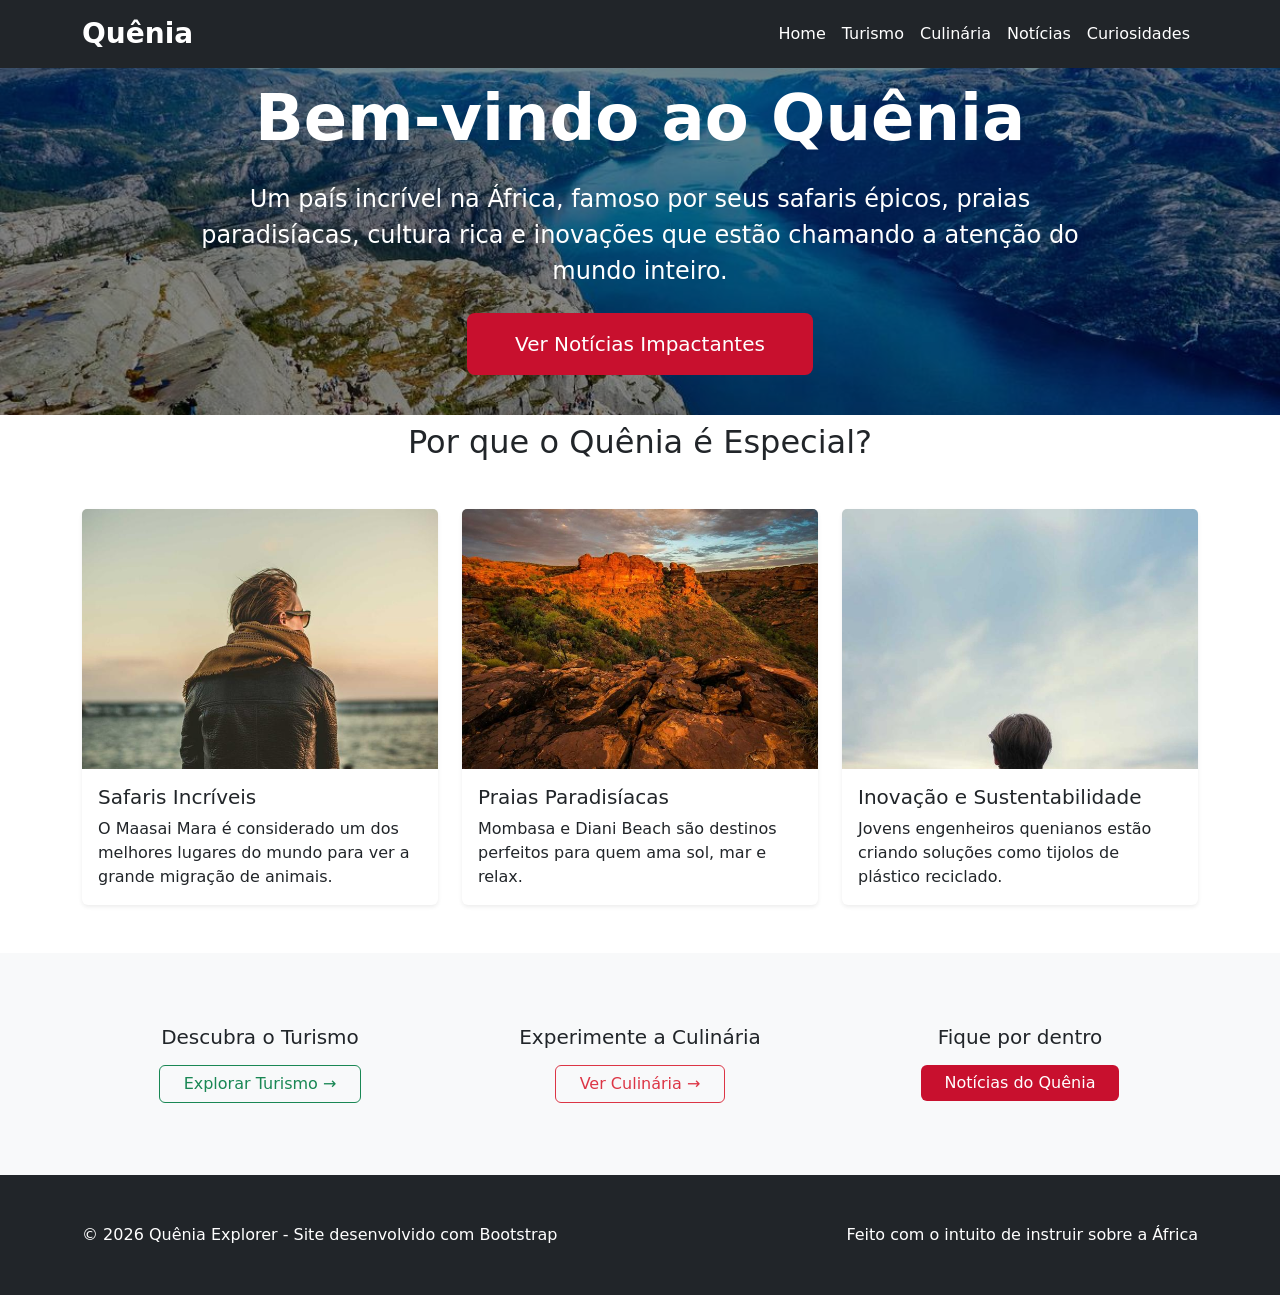
<file: index.html>
<!DOCTYPE html>
<html lang="pt-BR">
<head>
    <meta charset="UTF-8">
    <meta name="viewport" content="width=device-width, initial-scale=1.0">
    <title>Quênia - Descubra o Paraíso Africano</title>
    <link href="https://cdn.jsdelivr.net/npm/bootstrap@5.3.3/dist/css/bootstrap.min.css" rel="stylesheet">
    <link rel="stylesheet" href="style.css">
</head>
<body>

    <!-- Navbar -->
    <nav class="navbar navbar-expand-lg navbar-dark fixed-top">
        <div class="container">
            <a class="navbar-brand fw-bold fs-3" href="index.html">Quênia</a>
            <button class="navbar-toggler" type="button" data-bs-toggle="collapse" data-bs-target="#navbarNav">
                <span class="navbar-toggler-icon"></span>
            </button>
            <div class="collapse navbar-collapse" id="navbarNav">
                <ul class="navbar-nav ms-auto">
                    <li class="nav-item"><a class="nav-link active" href="index.html">Home</a></li>
                    <li class="nav-item"><a class="nav-link" href="turismo.html">Turismo</a></li>
                    <li class="nav-item"><a class="nav-link" href="culinaria.html">Culinária</a></li>
                    <li class="nav-item"><a class="nav-link" href="noticias.html">Notícias</a></li>
                    <li class="nav-item"><a class="nav-link" href="curiosidades.html">Curiosidades</a></li>
                </ul>
            </div>
        </div>
    </nav>

    <!-- Hero -->
    <section class="hero position-relative d-flex align-items-center text-center text-white">
        <img src="imagens/hero.jpg" class="position-absolute w-100 h-100 object-fit-cover hero-bg" alt="Paisagem do Quênia">
        <div class="hero-overlay"></div>
        
        <div class="container position-relative">
            <div class="row justify-content-center">
                <div class="col-lg-10">
                    <h1 class="display-3 fw-bold mb-4">Bem-vindo ao Quênia</h1>
                    <p class="lead fs-4 mb-4">Um país incrível na África, famoso por seus safaris épicos, praias paradisíacas, 
                    cultura rica e inovações que estão chamando a atenção do mundo inteiro.</p>
                    <a href="noticias.html" class="btn btn-kenya btn-lg px-5 py-3">Ver Notícias Impactantes</a>
                </div>
            </div>
        </div>
    </section>

    <!-- Por que o Quênia é Especial -->
    <section class="py-5">
        <div class="container">
            <h2 class="text-center mb-5">Por que o Quênia é Especial?</h2>
            <div class="row g-4">
                <div class="col-md-4">
                    <div class="card h-100 border-0 shadow-sm">
                        <img src="imagens/maasai.jpg" class="card-img-top card-img-fixed" alt="Safari">
                        <div class="card-body">
                            <h5 class="card-title">Safaris Incríveis</h5>
                            <p class="card-text">O Maasai Mara é considerado um dos melhores lugares do mundo para ver a grande migração de animais.</p>
                        </div>
                    </div>
                </div>
                <div class="col-md-4">
                    <div class="card h-100 border-0 shadow-sm">
                        <img src="imagens/mombasa.jpg" class="card-img-top card-img-fixed" alt="Praia">
                        <div class="card-body">
                            <h5 class="card-title">Praias Paradisíacas</h5>
                            <p class="card-text">Mombasa e Diani Beach são destinos perfeitos para quem ama sol, mar e relax.</p>
                        </div>
                    </div>
                </div>
                <div class="col-md-4">
                    <div class="card h-100 border-0 shadow-sm">
                        <img src="imagens/nzambi.jpg" class="card-img-top card-img-fixed" alt="Inovação">
                        <div class="card-body">
                            <h5 class="card-title">Inovação e Sustentabilidade</h5>
                            <p class="card-text">Jovens engenheiros quenianos estão criando soluções como tijolos de plástico reciclado.</p>
                        </div>
                    </div>
                </div>
            </div>
        </div>
    </section>

    <!-- Links Rápidos -->
    <section class="bg-light py-5">
        <div class="container">
            <div class="row text-center g-4">
                <div class="col-md-4">
                    <div class="p-4">
                        <h5 class="mb-3">Descubra o Turismo</h5>
                        <a href="turismo.html" class="btn btn-outline-success px-4">Explorar Turismo →</a>
                    </div>
                </div>
                <div class="col-md-4">
                    <div class="p-4">
                        <h5 class="mb-3">Experimente a Culinária</h5>
                        <a href="culinaria.html" class="btn btn-outline-danger px-4">Ver Culinária →</a>
                    </div>
                </div>
                <div class="col-md-4">
                    <div class="p-4">
                        <h5 class="mb-3">Fique por dentro</h5>
                        <a href="noticias.html" class="btn btn-kenya px-4">Notícias do Quênia</a>
                    </div>
                </div>
            </div>
        </div>
    </section>

    <!-- Footer -->
    <footer class="bg-dark text-white py-5">
        <div class="container">
            <div class="row">
                <div class="col-md-6">
                    <p class="mb-0">© 2026 Quênia Explorer - Site desenvolvido com Bootstrap</p>
                </div>
                <div class="col-md-6 text-md-end">
                    <p class="mb-0">Feito com o intuito de instruir sobre a África</p>
                </div>
            </div>
        </div>
    </footer>

    <script src="https://cdn.jsdelivr.net/npm/bootstrap@5.3.3/dist/js/bootstrap.bundle.min.js"></script>
</body>
</html>
</file>
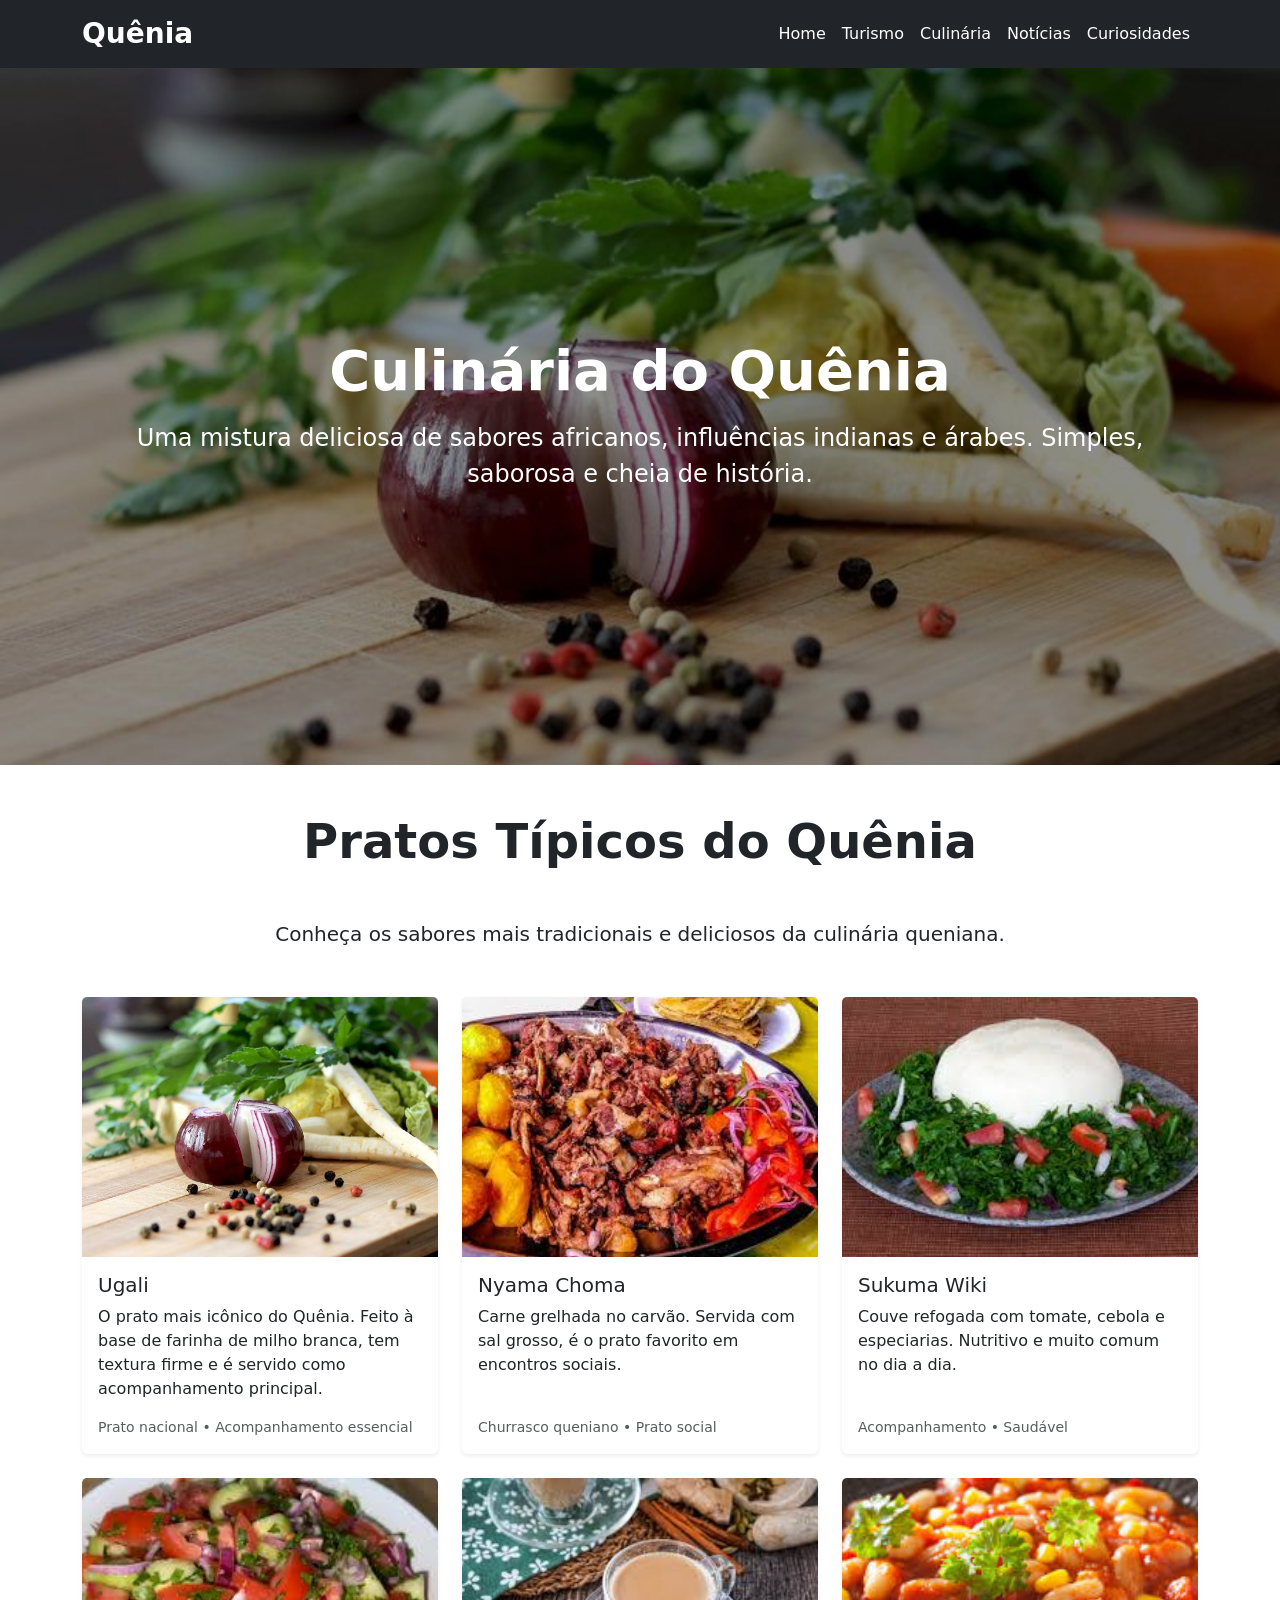
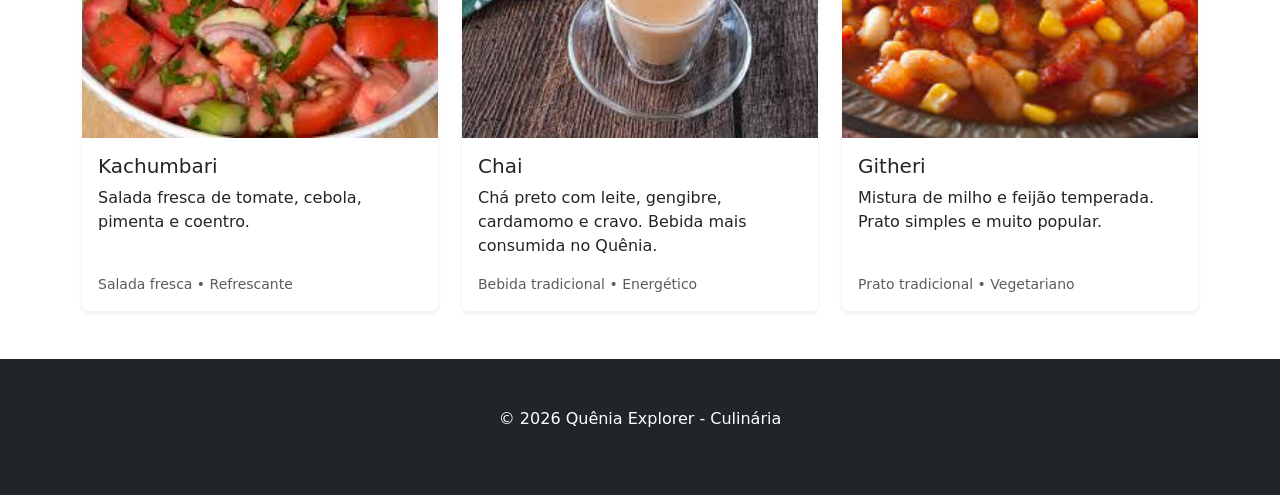
<file: culinaria.html>
<!DOCTYPE html>
<html lang="pt-BR">
<head>
    <meta charset="UTF-8">
    <meta name="viewport" content="width=device-width, initial-scale=1.0">
    <title>Quênia - Culinária Típica</title>
    <link href="https://cdn.jsdelivr.net/npm/bootstrap@5.3.3/dist/css/bootstrap.min.css" rel="stylesheet">
    <link rel="stylesheet" href="style.css">
</head>
<body>

    <nav class="navbar navbar-expand-lg navbar-dark bg-dark fixed-top">
        <div class="container">
            <a class="navbar-brand fw-bold fs-3" href="index.html">Quênia</a>
            <button class="navbar-toggler" type="button" data-bs-toggle="collapse" data-bs-target="#navbarNav">
                <span class="navbar-toggler-icon"></span>
            </button>
            <div class="collapse navbar-collapse" id="navbarNav">
                <ul class="navbar-nav ms-auto">
                    <li class="nav-item"><a class="nav-link" href="index.html">Home</a></li>
                    <li class="nav-item"><a class="nav-link" href="turismo.html">Turismo</a></li>
                    <li class="nav-item"><a class="nav-link active" href="culinaria.html">Culinária</a></li>
                    <li class="nav-item"><a class="nav-link" href="noticias.html">Notícias</a></li>
                    <li class="nav-item"><a class="nav-link" href="curiosidades.html">Curiosidades</a></li>
                </ul>
            </div>
        </div>
    </nav>

    <section class="culinaria-hero position-relative d-flex align-items-center text-center text-white">
        <img src="imagens/ugali.jpg" class="position-absolute w-100 h-100 object-fit-cover hero-bg" alt="Pratos típicos do Quênia">
        <div class="hero-overlay"></div>

        <div class="container position-relative">
            <h1 class="display-4 fw-bold mb-3 hero-title">Culinária do Quênia</h1>
            <p class="lead fs-4">Uma mistura deliciosa de sabores africanos, influências indianas e árabes. Simples, saborosa e cheia de história.</p>
        </div>
    </section>

    <section class="py-5">
        <div class="container">
            <h2 class="text-center mb-5 display-5">Pratos Típicos do Quênia</h2>
            <p class="text-center lead mb-5">Conheça os sabores mais tradicionais e deliciosos da culinária queniana.</p>

            <div class="row g-4">
                <div class="col-md-6 col-lg-4">
                    <div class="card h-100 border-0 shadow-sm">
                        <img src="imagens/ugali.jpg" class="card-img-top card-img-fixed" alt="Ugali">
                        <div class="card-body d-flex flex-column">
                            <h5 class="card-title">Ugali</h5>
                            <p class="card-text">O prato mais icônico do Quênia. Feito à base de farinha de milho branca, tem textura firme e é servido como acompanhamento principal.</p>
                            <small class="text-muted mt-auto">Prato nacional • Acompanhamento essencial</small>
                        </div>
                    </div>
                </div>

                <div class="col-md-6 col-lg-4">
                    <div class="card h-100 border-0 shadow-sm">
                        <img src="imagens/nyama.jpg" class="card-img-top card-img-fixed" alt="Nyama Choma">
                        <div class="card-body d-flex flex-column">
                            <h5 class="card-title">Nyama Choma</h5>
                            <p class="card-text">Carne grelhada no carvão. Servida com sal grosso, é o prato favorito em encontros sociais.</p>
                            <small class="text-muted mt-auto">Churrasco queniano • Prato social</small>
                        </div>
                    </div>
                </div>

                <div class="col-md-6 col-lg-4">
                    <div class="card h-100 border-0 shadow-sm">
                        <img src="imagens/Fukuma Misushi.jpg" class="card-img-top card-img-fixed" alt="Sukuma Wiki">
                        <div class="card-body d-flex flex-column">
                            <h5 class="card-title">Sukuma Wiki</h5>
                            <p class="card-text">Couve refogada com tomate, cebola e especiarias. Nutritivo e muito comum no dia a dia.</p>
                            <small class="text-muted mt-auto">Acompanhamento • Saudável</small>
                        </div>
                    </div>
                </div>

                <div class="col-md-6 col-lg-4">
                    <div class="card h-100 border-0 shadow-sm">
                        <img src="imagens/kachumba.jpg" class="card-img-top card-img-fixed" alt="Kachumbari">
                        <div class="card-body d-flex flex-column">
                            <h5 class="card-title">Kachumbari</h5>
                            <p class="card-text">Salada fresca de tomate, cebola, pimenta e coentro.</p>
                            <small class="text-muted mt-auto">Salada fresca • Refrescante</small>
                        </div>
                    </div>
                </div>

                <div class="col-md-6 col-lg-4">
                    <div class="card h-100 border-0 shadow-sm">
                        <img src="imagens/sai.jpg" class="card-img-top card-img-fixed" alt="Chai">
                        <div class="card-body d-flex flex-column">
                            <h5 class="card-title">Chai</h5>
                            <p class="card-text">Chá preto com leite, gengibre, cardamomo e cravo. Bebida mais consumida no Quênia.</p>
                            <small class="text-muted mt-auto">Bebida tradicional • Energético</small>
                        </div>
                    </div>
                </div>

                <div class="col-md-6 col-lg-4">
                    <div class="card h-100 border-0 shadow-sm">
                        <img src="imagens/gyutaro.jpg" class="card-img-top card-img-fixed" alt="Githeri">
                        <div class="card-body d-flex flex-column">
                            <h5 class="card-title">Githeri</h5>
                            <p class="card-text">Mistura de milho e feijão temperada. Prato simples e muito popular.</p>
                            <small class="text-muted mt-auto">Prato tradicional • Vegetariano</small>
                        </div>
                    </div>
                </div>
            </div>
        </div>
    </section>

    <footer class="bg-dark text-white py-5">
        <div class="container text-center">
            <p>© 2026 Quênia Explorer - Culinária</p>
        </div>
    </footer>

    <script src="https://cdn.jsdelivr.net/npm/bootstrap@5.3.3/dist/js/bootstrap.bundle.min.js"></script>
</body>
</html>
</file>
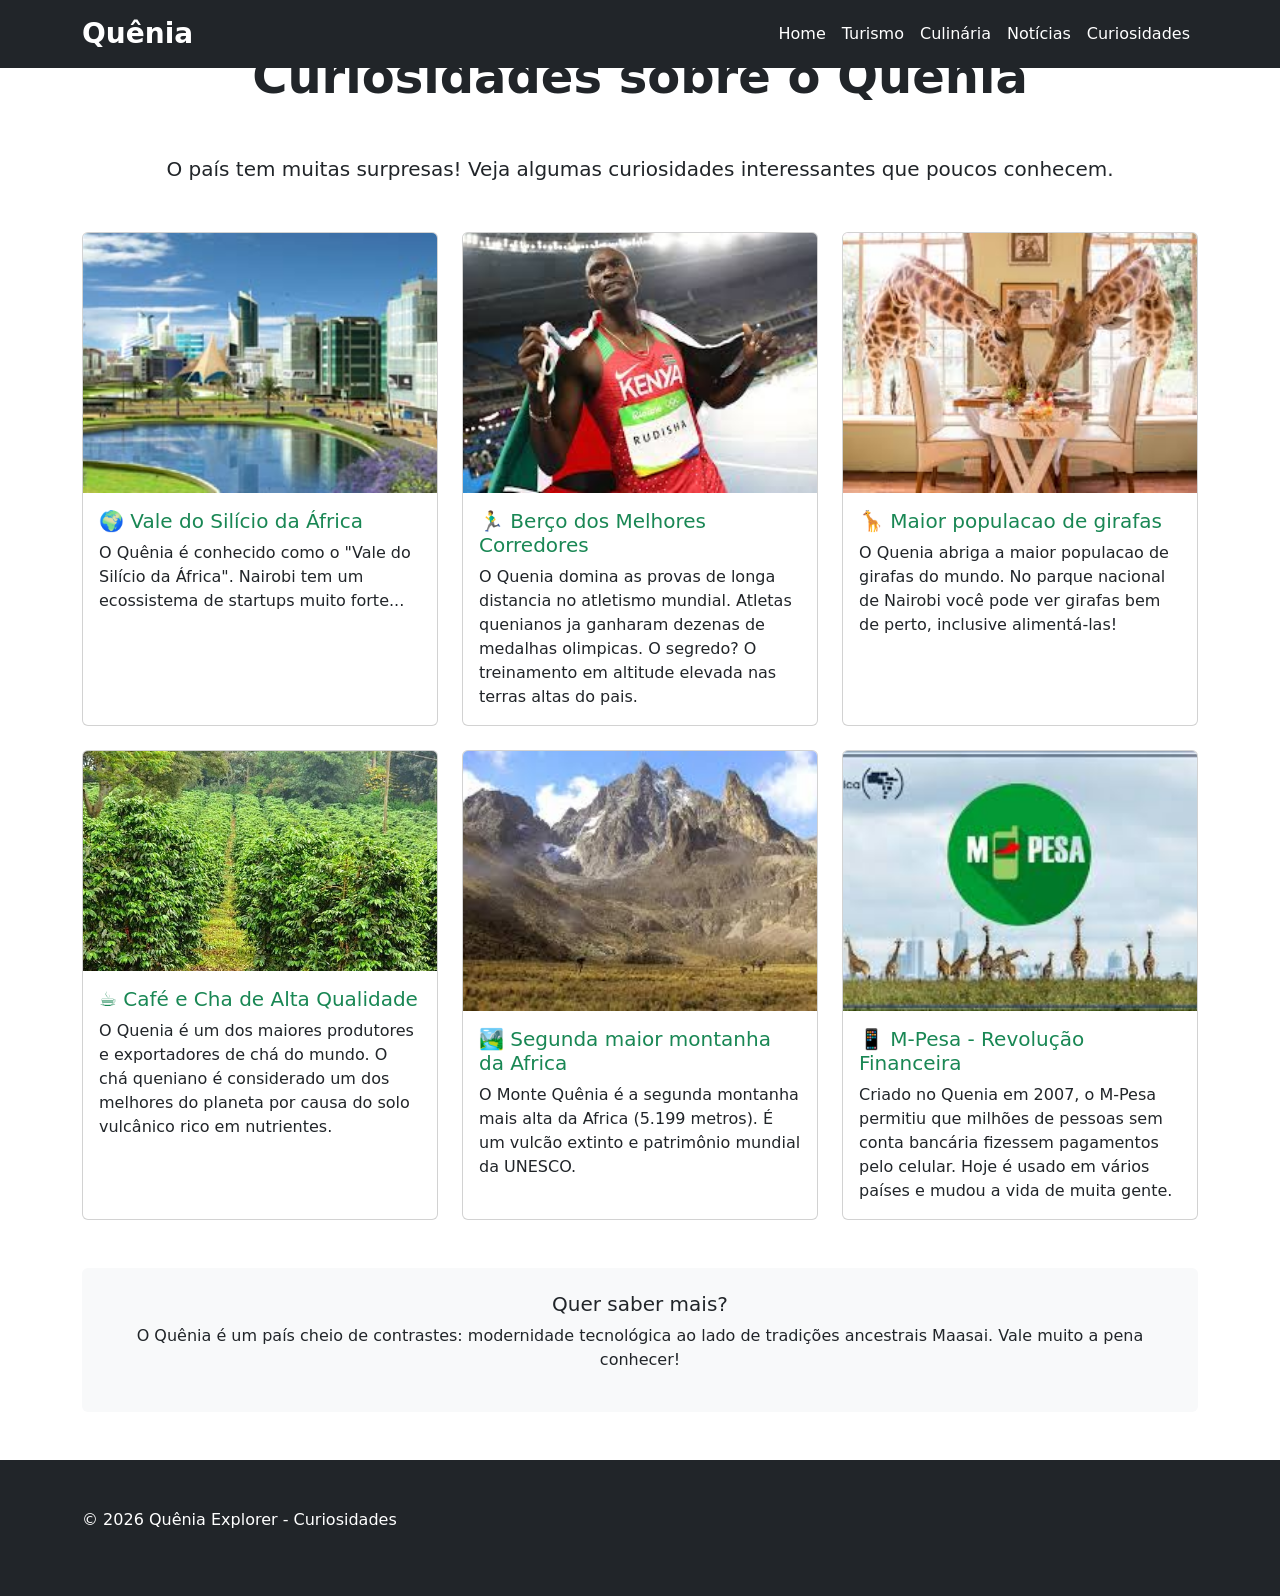
<file: curiosidades.html>
<!DOCTYPE html>
<html lang="pt-BR">
<head>
    <meta charset="UTF-8">
    <meta name="viewport" content="width=device-width, initial-scale=1.0">
    <title>Quênia - Curiosidades</title>
    <link href="https://cdn.jsdelivr.net/npm/bootstrap@5.3.3/dist/css/bootstrap.min.css" rel="stylesheet">
    <link rel="stylesheet" href="style.css">
</head>
<body>

    <nav class="navbar navbar-expand-lg navbar-dark fixed-top">
        <div class="container">
            <a class="navbar-brand fw-bold fs-3" href="index.html">Quênia</a>
            <button class="navbar-toggler" type="button" data-bs-toggle="collapse" data-bs-target="#navbarNav">
                <span class="navbar-toggler-icon"></span>
            </button>
            <div class="collapse navbar-collapse" id="navbarNav">
                <ul class="navbar-nav ms-auto">
                    <li class="nav-item"><a class="nav-link" href="index.html">Home</a></li>
                    <li class="nav-item"><a class="nav-link" href="turismo.html">Turismo</a></li>
                    <li class="nav-item"><a class="nav-link" href="culinaria.html">Culinária</a></li>
                    <li class="nav-item"><a class="nav-link" href="noticias.html">Notícias</a></li>
                    <li class="nav-item"><a class="nav-link active" href="curiosidades.html">Curiosidades</a></li>
                </ul>
            </div>
        </div>
    </nav>

    <section class="py-5">
        <div class="container">
            <h1 class="text-center mb-5 display-5">Curiosidades sobre o Quênia</h1>
            <p class="text-center lead mb-5">O país tem muitas surpresas! Veja algumas curiosidades interessantes que poucos conhecem.</p>

            <div class="row g-4">
                <!-- Os 6 cards de curiosidades -->
                <div class="col-md-6 col-lg-4">
                    <div class="card h-100">
                        <img src="imagens/vale.jpg" class="card-img-top card-img-fixed" alt="Vale do Silício">
                        <div class="card-body">
                            <h5 class="card-title text-success">🌍 Vale do Silício da África</h5>
                            <p class="card-text">O Quênia é conhecido como o "Vale do Silício da África". Nairobi tem um ecossistema de startups muito forte...</p>
                        </div>
                    </div>
                </div>
                <div class="col-md-6 col-lg-4">
                <div class="card h-100">
                    <img src="imagens/atleta.jpg" class="card-img-top card-img-fixed" alt="M-Pesa">
                    <div class="card-body">
                        <h5 class="card-title text-success">🏃‍♂️ Berço dos Melhores Corredores</h5>
                        <p class="card-text">O Quenia domina as provas de longa distancia no atletismo mundial. Atletas quenianos ja ganharam dezenas de medalhas olimpicas. O segredo? O treinamento em altitude elevada nas terras altas do pais.</p>
                    </div>
                </div>
            </div>

            <!-- Curiosidade 3 -->
            <div class="col-md-6 col-lg-4">
                <div class="card h-100">
                    <img src="imagens/girafa.jpg" class="card-img-top card-img-fixed" alt="M-Pesa">
                    <div class="card-body">
                        <h5 class="card-title text-success">🦒 Maior populacao de girafas</h5>
                        <p class="card-text">O Quenia abriga a maior populacao de girafas do mundo. No parque nacional de Nairobi você pode ver girafas bem de perto, inclusive alimentá-las!</p>
                    </div>
                </div>
            </div>

            <!-- Curiosidade 4 -->
            <div class="col-md-6 col-lg-4">
                <div class="card h-100">
                    <img src="imagens/cafe.jpg" class="card-img-top card-img-fixed" alt="M-Pesa" style="height: 220px; object-fit: cover;">
                    <div class="card-body">
                        <h5 class="card-title text-success">☕ Café e Cha de Alta Qualidade</h5>
                        <p class="card-text">O Quenia é um dos maiores produtores e exportadores de chá do mundo. O chá queniano é considerado um dos melhores do planeta por causa do solo vulcânico rico em nutrientes.</p>
                    </div>
                </div>
            </div>

            <!-- Curiosidade 5 -->
            <div class="col-md-6 col-lg-4">
                <div class="card h-100">
                    <img src="imagens/monte.jpg" class="card-img-top card-img-fixed" alt="M-Pesa">
                    <div class="card-body">
                        <h5 class="card-title text-success">🏞️ Segunda maior montanha da Africa</h5>
                        <p class="card-text">O Monte Quênia é a segunda montanha mais alta da Africa (5.199 metros). É um vulcão extinto e patrimônio mundial da UNESCO.</p>
                    </div>
                </div>
            </div>

            <!-- Curiosidade 6 -->
            <div class="col-md-6 col-lg-4">
                <div class="card h-100">
                    <img src="imagens/revolucao.jpg" class="card-img-top card-img-fixed" alt="M-Pesa">
                    <div class="card-body">
                        <h5 class="card-title text-success">📱 M-Pesa - Revolução Financeira</h5>
                        <p class="card-text">Criado no Quenia em 2007, o M-Pesa permitiu que milhões de pessoas sem conta bancária fizessem pagamentos pelo celular. Hoje é usado em vários países e mudou a vida de muita gente.</p>
                    </div>
                </div>
            </div>
            </div>

            <div class="mt-5 p-4 bg-light rounded text-center">
                <h5>Quer saber mais?</h5>
                <p>O Quênia é um país cheio de contrastes: modernidade tecnológica ao lado de tradições ancestrais Maasai. Vale muito a pena conhecer!</p>
            </div>
        </div>
    </section>

    <footer class="bg-dark text-white py-5">
        <div class="container">
            <p>© 2026 Quênia Explorer - Curiosidades</p>
        </div>
    </footer>

    <script src="https://cdn.jsdelivr.net/npm/bootstrap@5.3.3/dist/js/bootstrap.bundle.min.js"></script>
</body>
</html>
</file>
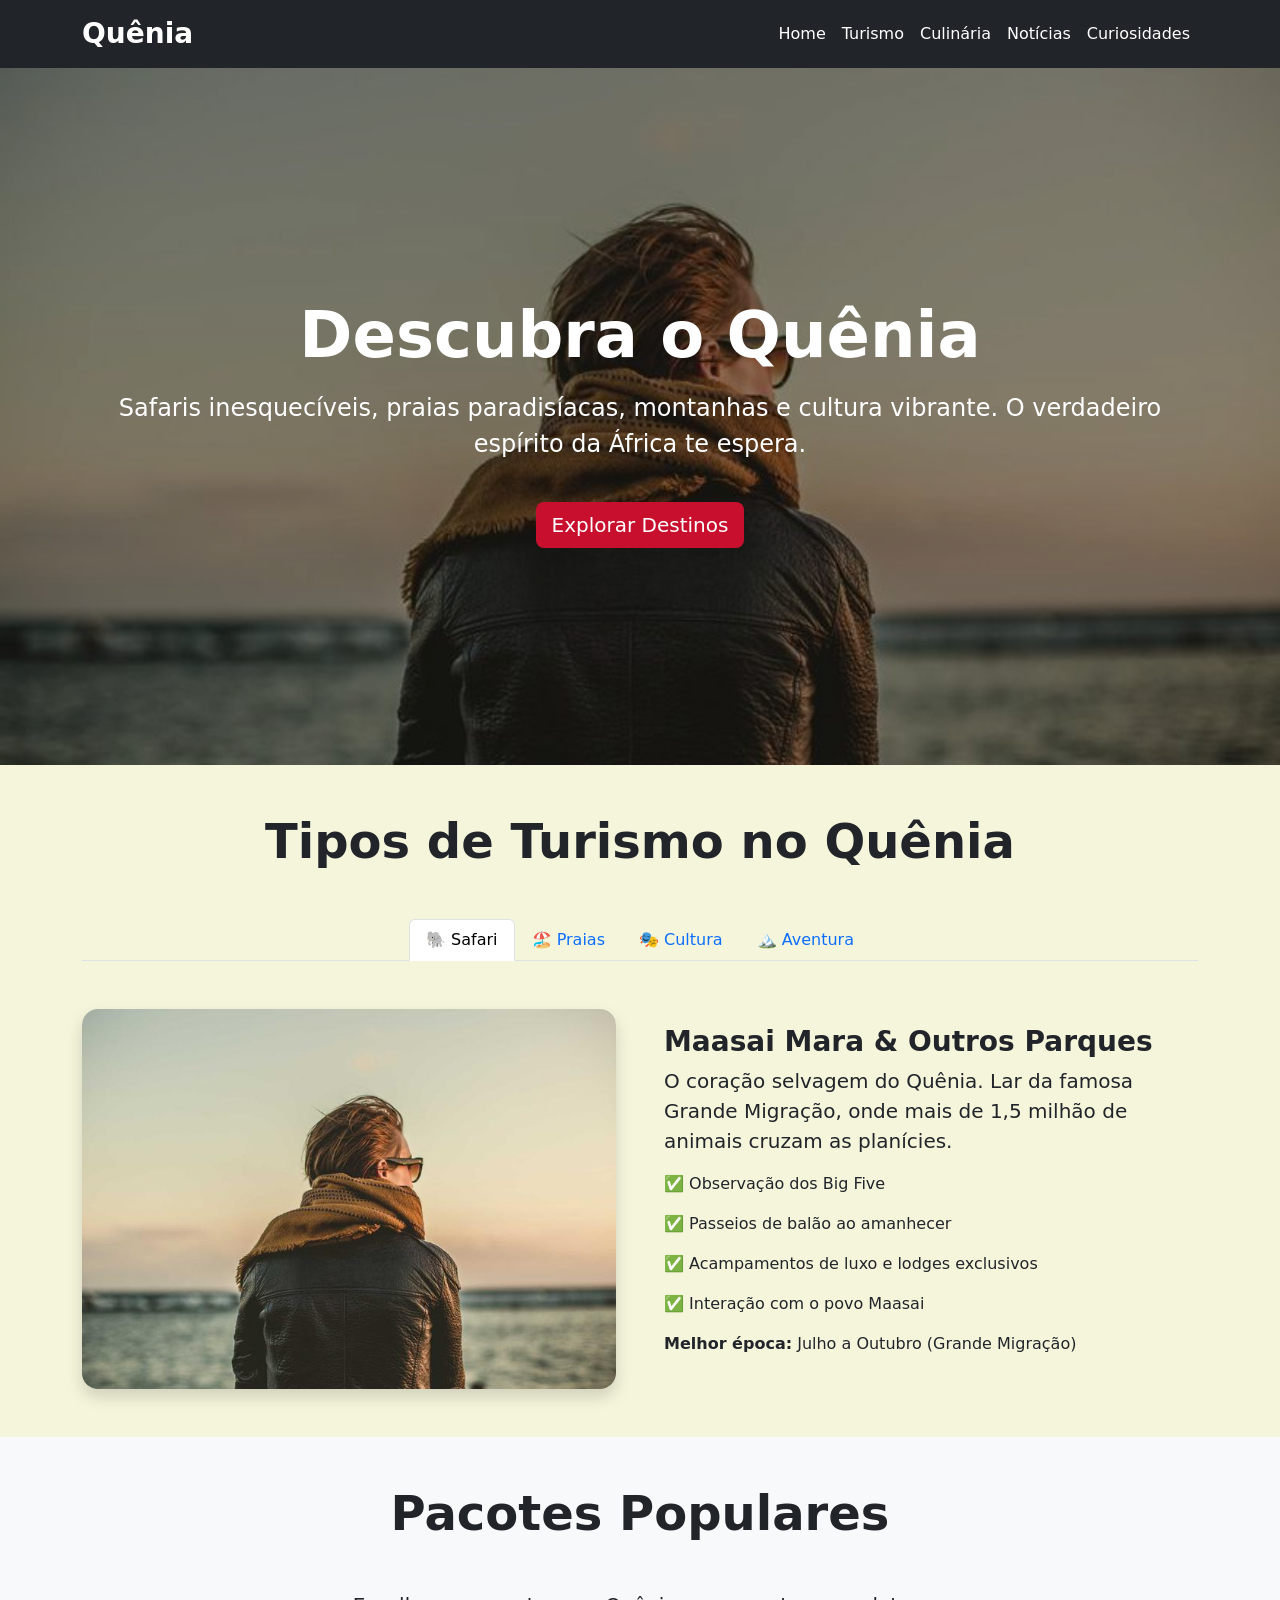
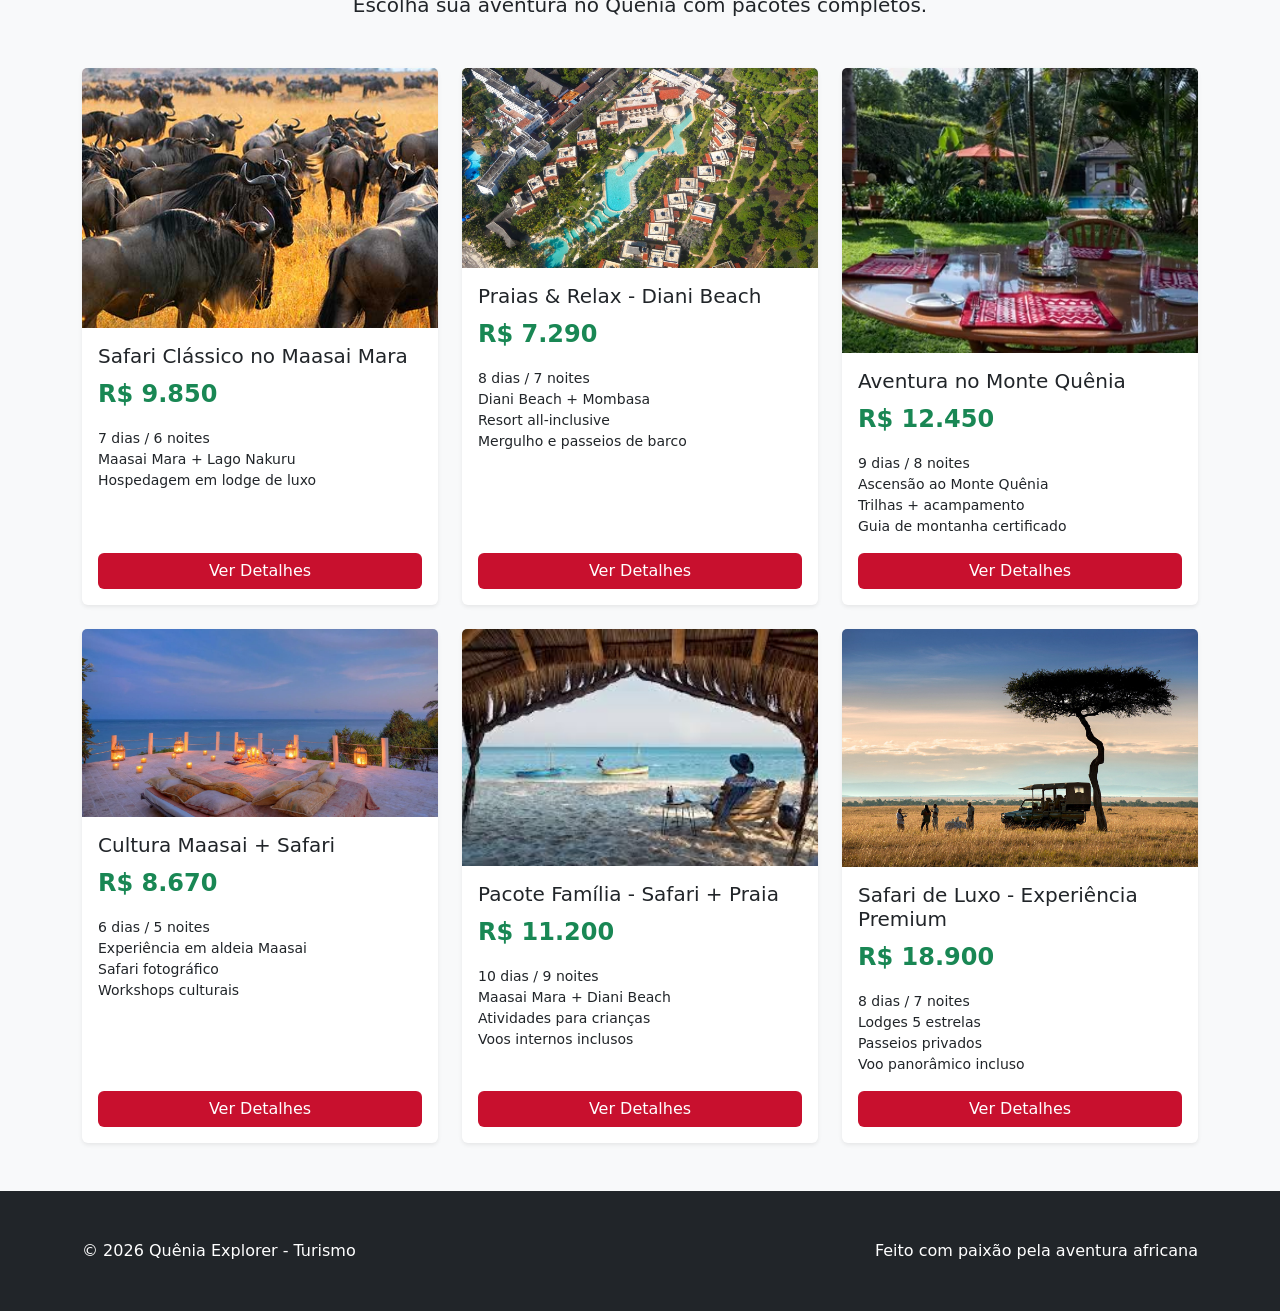
<file: turismo.html>
<!DOCTYPE html>
<html lang="pt-BR">
<head>
    <meta charset="UTF-8">
    <meta name="viewport" content="width=device-width, initial-scale=1.0">
    <title>Quênia - Turismo e Aventuras</title>
    <link href="https://cdn.jsdelivr.net/npm/bootstrap@5.3.3/dist/css/bootstrap.min.css" rel="stylesheet">
    <link rel="stylesheet" href="style.css">
</head>
<body>

    <!-- ==================== NAVBAR ==================== -->
    <nav class="navbar navbar-expand-lg navbar-dark bg-dark fixed-top">
        <div class="container">
            <a class="navbar-brand fw-bold fs-3" href="index.html">Quênia</a>
            <button class="navbar-toggler" type="button" data-bs-toggle="collapse" data-bs-target="#navbarNav">
                <span class="navbar-toggler-icon"></span>
            </button>
            <div class="collapse navbar-collapse" id="navbarNav">
                <ul class="navbar-nav ms-auto">
                    <li class="nav-item"><a class="nav-link" href="index.html">Home</a></li>
                    <li class="nav-item"><a class="nav-link active" href="turismo.html">Turismo</a></li>
                    <li class="nav-item"><a class="nav-link" href="culinaria.html">Culinária</a></li>
                    <li class="nav-item"><a class="nav-link" href="noticias.html">Notícias</a></li>
                    <li class="nav-item"><a class="nav-link" href="curiosidades.html">Curiosidades</a></li>
                </ul>
            </div>
        </div>
    </nav>

    <!-- ==================== HERO TURISMO ==================== -->
    <section class="turismo-hero position-relative d-flex align-items-center text-center text-white">
        <img src="imagens/maasai.jpg" class="position-absolute w-100 h-100 object-fit-cover hero-bg" alt="Safari no Quênia">
        <div class="hero-overlay"></div>

        <div class="container position-relative">
            <h1 class="display-3 fw-bold mb-3">Descubra o Quênia</h1>
            <p class="lead fs-4">Safaris inesquecíveis, praias paradisíacas, montanhas e cultura vibrante. O verdadeiro espírito da África te espera.</p>
            <a href="#destinos" class="btn btn-kenya btn-lg mt-4">Explorar Destinos</a>
        </div>
    </section>

    <!-- ==================== TABS DE TURISMO ==================== -->
    <section class="py-5" id="destinos" style="background-color: #f5f5dc;">
        <div class="container">
            <h2 class="text-center mb-5 display-5">Tipos de Turismo no Quênia</h2>

            <ul class="nav nav-tabs justify-content-center mb-5" id="turismoTabs" role="tablist">
                <li class="nav-item" role="presentation">
                    <button class="nav-link active" data-bs-toggle="tab" data-bs-target="#safari" type="button">🐘 Safari</button>
                </li>
                <li class="nav-item" role="presentation">
                    <button class="nav-link" data-bs-toggle="tab" data-bs-target="#praias" type="button">🏖️ Praias</button>
                </li>
                <li class="nav-item" role="presentation">
                    <button class="nav-link" data-bs-toggle="tab" data-bs-target="#cultura" type="button">🎭 Cultura</button>
                </li>
                <li class="nav-item" role="presentation">
                    <button class="nav-link" data-bs-toggle="tab" data-bs-target="#aventura" type="button">🏔️ Aventura</button>
                </li>
            </ul>

            <div class="tab-content">

                <!-- Tab Safari -->
                <div class="tab-pane fade show active" id="safari">
                    <div class="row g-5 align-items-center">
                        <div class="col-lg-6">
                            <img src="imagens/maasai.jpg" class="img-fluid rounded-4 shadow tab-image" alt="Maasai Mara">
                        </div>
                        <div class="col-lg-6">
                            <h3 class="fw-bold">Maasai Mara &amp; Outros Parques</h3>
                            <p class="lead">O coração selvagem do Quênia. Lar da famosa Grande Migração, onde mais de 1,5 milhão de animais cruzam as planícies.</p>
                            <ul class="list-unstyled">
                                <li class="mb-3">✅ Observação dos Big Five</li>
                                <li class="mb-3">✅ Passeios de balão ao amanhecer</li>
                                <li class="mb-3">✅ Acampamentos de luxo e lodges exclusivos</li>
                                <li class="mb-3">✅ Interação com o povo Maasai</li>
                            </ul>
                            <p><strong>Melhor época:</strong> Julho a Outubro (Grande Migração)</p>
                        </div>
                    </div>
                </div>

                <!-- Tab Praias -->
                <div class="tab-pane fade" id="praias">
                    <div class="row g-5 align-items-center">
                        <div class="col-lg-6">
                            <img src="imagens/mombasa.jpg" class="img-fluid rounded-4 shadow tab-image" alt="Praias de Mombasa">
                        </div>
                        <div class="col-lg-6">
                            <h3 class="fw-bold">Praias do Oceano Índico</h3>
                            <p class="lead">Águas cristalinas, recifes de coral e um clima tropical perfeito.</p>
                            <div class="row g-3">
                                <div class="col-6"><strong>Diani Beach</strong><br><small>Areia branca e resorts</small></div>
                                <div class="col-6"><strong>Mombasa</strong><br><small>História + praias</small></div>
                                <div class="col-6"><strong>Watamu</strong><br><small>Mergulho</small></div>
                                <div class="col-6"><strong>Lamu Island</strong><br><small>Arquitetura swahili</small></div>
                            </div>
                        </div>
                    </div>
                </div>

                <!-- Tab Cultura -->
                <div class="tab-pane fade" id="cultura">
                    <div class="row g-5 align-items-center">
                        <div class="col-lg-6">
                            <img src="imagens/turismo.webp" class="img-fluid rounded-4 shadow tab-image" alt="Cultura Maasai">
                        </div>
                        <div class="col-lg-6">
                            <h3 class="fw-bold">Cultura e Tradições</h3>
                            <p class="lead">Conheça o povo Maasai, danças tradicionais e a rica herança swahili.</p>
                            <ul>
                                <li class="mb-2">• Aldeias Maasai autênticas</li>
                                <li class="mb-2">• Mercados de artesanato</li>
                                <li class="mb-2">• Festivais culturais</li>
                                <li class="mb-2">• Museu Nacional do Quênia</li>
                            </ul>
                        </div>
                    </div>
                </div>

                <!-- Tab Aventura -->
                <div class="tab-pane fade" id="aventura">
                    <div class="row g-5 align-items-center">
                        <div class="col-lg-6">
                            <img src="imagens/aventura.jpg" class="img-fluid rounded-4 shadow tab-image" alt="Monte Quênia">
                        </div>
                        <div class="col-lg-6">
                            <h3 class="fw-bold">Aventura e Natureza</h3>
                            <p class="lead">Trilhas, montanhismo e esportes radicais.</p>
                            <ul>
                                <li class="mb-2">• Ascensão ao Monte Quênia</li>
                                <li class="mb-2">• Rafting no rio Tana</li>
                                <li class="mb-2">• Mergulho em recifes de coral</li>
                                <li class="mb-2">• Trekking no Hell's Gate</li>
                            </ul>
                        </div>
                    </div>
                </div>

            </div>
        </div>
    </section>

    <!-- ==================== PACOTES POPULARES ==================== -->
    <section class="py-5 bg-light">
        <div class="container">
            <h2 class="text-center mb-5 display-5">Pacotes Populares</h2>
            <p class="text-center lead mb-5">Escolha sua aventura no Quênia com pacotes completos.</p>

            <div class="row g-4">
                <!-- Os 6 pacotes -->
                <div class="col-lg-4 col-md-6">
                    <div class="card h-100 border-0 shadow-sm">
                        <img src="imagens/pct1.jpg" class="card-img-top card-img-fixed" alt="Safari">
                        <div class="card-body d-flex flex-column">
                            <h5 class="card-title">Safari Clássico no Maasai Mara</h5>
                            <p class="text-success fw-bold fs-4">R$ 9.850</p>
                            <ul class="list-unstyled small">
                                <li>7 dias / 6 noites</li>
                                <li>Maasai Mara + Lago Nakuru</li>
                                <li>Hospedagem em lodge de luxo</li>
                            </ul>
                            <a href="pacotes.html" class="btn btn-kenya mt-auto">Ver Detalhes</a>
                        </div>
                    </div>
                </div>
                <div class="col-lg-4 col-md-6">
                    <div class="card h-100 border-0 shadow-sm">
                        <img src="imagens/pct2.jpg" class="card-img-top"
                            alt="Praias">
                        <div class="card-body d-flex flex-column">
                            <h5 class="card-title">Praias &amp; Relax - Diani Beach</h5>
                            <p class="text-success fw-bold fs-4">R$ 7.290</p>
                            <ul class="list-unstyled small">
                                <li>8 dias / 7 noites</li>
                                <li>Diani Beach + Mombasa</li>
                                <li>Resort all-inclusive</li>
                                <li>Mergulho e passeios de barco</li>
                            </ul>
                            <a class="btn btn-kenya mt-auto">Ver Detalhes</a>
                        </div>
                    </div>
                </div>


                <div class="col-lg-4 col-md-6">
                    <div class="card h-100 border-0 shadow-sm">
                        <img src="imagens/pct3.jpg" class="card-img-top" alt="Monte Quênia">
                        <div class="card-body d-flex flex-column">
                            <h5 class="card-title">Aventura no Monte Quênia</h5>
                            <p class="text-success fw-bold fs-4">R$ 12.450</p>
                            <ul class="list-unstyled small">
                                <li>9 dias / 8 noites</li>
                                <li>Ascensão ao Monte Quênia</li>
                                <li>Trilhas + acampamento</li>
                                <li>Guia de montanha certificado</li>
                            </ul>
                            <a class="btn btn-kenya mt-auto">Ver Detalhes</a>
                        </div>
                    </div>
                </div>


                <div class="col-lg-4 col-md-6">
                    <div class="card h-100 border-0 shadow-sm">
                        <img src="imagens/pct4.webp" class="card-img-top" alt="Cultura">
                        <div class="card-body d-flex flex-column">
                            <h5 class="card-title">Cultura Maasai + Safari</h5>
                            <p class="text-success fw-bold fs-4">R$ 8.670</p>
                            <ul class="list-unstyled small">
                                <li>6 dias / 5 noites</li>
                                <li>Experiência em aldeia Maasai</li>
                                <li>Safari fotográfico</li>
                                <li>Workshops culturais</li>
                            </ul>
                            <a class="btn btn-kenya mt-auto">Ver Detalhes</a>
                        </div>
                    </div>
                </div>


                <div class="col-lg-4 col-md-6">
                    <div class="card h-100 border-0 shadow-sm">
                        <img src="imagens/pct5.jpg" class="card-img-top" alt="Família">
                        <div class="card-body d-flex flex-column">
                            <h5 class="card-title">Pacote Família - Safari + Praia</h5>
                            <p class="text-success fw-bold fs-4">R$ 11.200</p>
                            <ul class="list-unstyled small">
                                <li>10 dias / 9 noites</li>
                                <li>Maasai Mara + Diani Beach</li>
                                <li>Atividades para crianças</li>
                                <li>Voos internos inclusos</li>
                            </ul>
                            <a  class="btn btn-kenya mt-auto">Ver Detalhes</a>
                        </div>
                    </div>
                </div>

                <div class="col-lg-4 col-md-6">
                    <div class="card h-100 border-0 shadow-sm">
                        <img src="imagens/pct6.jpg" class="card-img-top" alt="Luxo">
                        <div class="card-body d-flex flex-column">
                            <h5 class="card-title">Safari de Luxo - Experiência Premium</h5>
                            <p class="text-success fw-bold fs-4">R$ 18.900</p>
                            <ul class="list-unstyled small">
                                <li>8 dias / 7 noites</li>
                                <li>Lodges 5 estrelas</li>
                                <li>Passeios privados</li>
                                <li>Voo panorâmico incluso</li>
                            </ul>
                            <a class="btn btn-kenya mt-auto">Ver Detalhes</a>
                        </div>
                    </div>
                </div>
                

            </div>
        </div>
    </section>

    <!-- ==================== FOOTER ==================== -->
    <footer class="bg-dark text-white py-5">
        <div class="container">
            <div class="row">
                <div class="col-md-6">
                    <p class="mb-0">© 2026 Quênia Explorer - Turismo</p>
                </div>
                <div class="col-md-6 text-md-end">
                    <p class="mb-0">Feito com paixão pela aventura africana</p>
                </div>
            </div>
        </div>
    </footer>

    <script src="https://cdn.jsdelivr.net/npm/bootstrap@5.3.3/dist/js/bootstrap.bundle.min.js"></script>
</body>
</html>
</file>
<file: style.css>
/* ==================== ESTILOS GERAIS ==================== */
.hero-bg {
    z-index: -2;
}
.hero{
    padding-top: 80px;
}

.hero-overlay {
    position: absolute;
    width: 100%;
    height: 100%;
    background-color: rgba(0, 0, 0, 0.45);
    z-index: -1;
}

/* Hero das páginas específicas */
.turismo-hero,
.culinaria-hero,
.noticias-hero {
    min-height: 85vh;
    position: relative;
    overflow: hidden;
}

/* Ajuste para navbar fixa */
.turismo-hero,
.culinaria-hero,
.noticias-hero {
    padding-top: 80px;
}

/* Imagens dos cards */
.card-img-fixed {
    height: 260px;
    object-fit: cover;
}

/* Tabs */
.tab-image {
    height: 380px;
    object-fit: cover;
    border-radius: 16px;
}

/* Botão Kenya */
.btn-kenya {
    background-color: #C8102E;
    color: white;
    border: none;
}

.btn-kenya:hover {
    background-color: #a00c24;
    transform: translateY(-2px);
}

/* Ajustes visuais extras */
.card {
    transition: transform 0.3s ease;
}

.card:hover {
    transform: translateY(-8px);
}

.display-5 {
    font-weight: 700;
}

/* Fundo bege padrão do site */
.hero-bg {
    background-color: #f5f5dc;
}

/* Navbar personalizada */
.navbar {
    background-color:#212529; /* fundo escuro semi-transparente */
    backdrop-filter: blur(6px); /* efeito moderno (opcional) */
}

.navbar .nav-link {
    color: white !important;
    transition: 0.3s;
}

.navbar .nav-link:hover {
    color: #C8102E !important; /* vermelho estilo Quênia */
}
</file>
